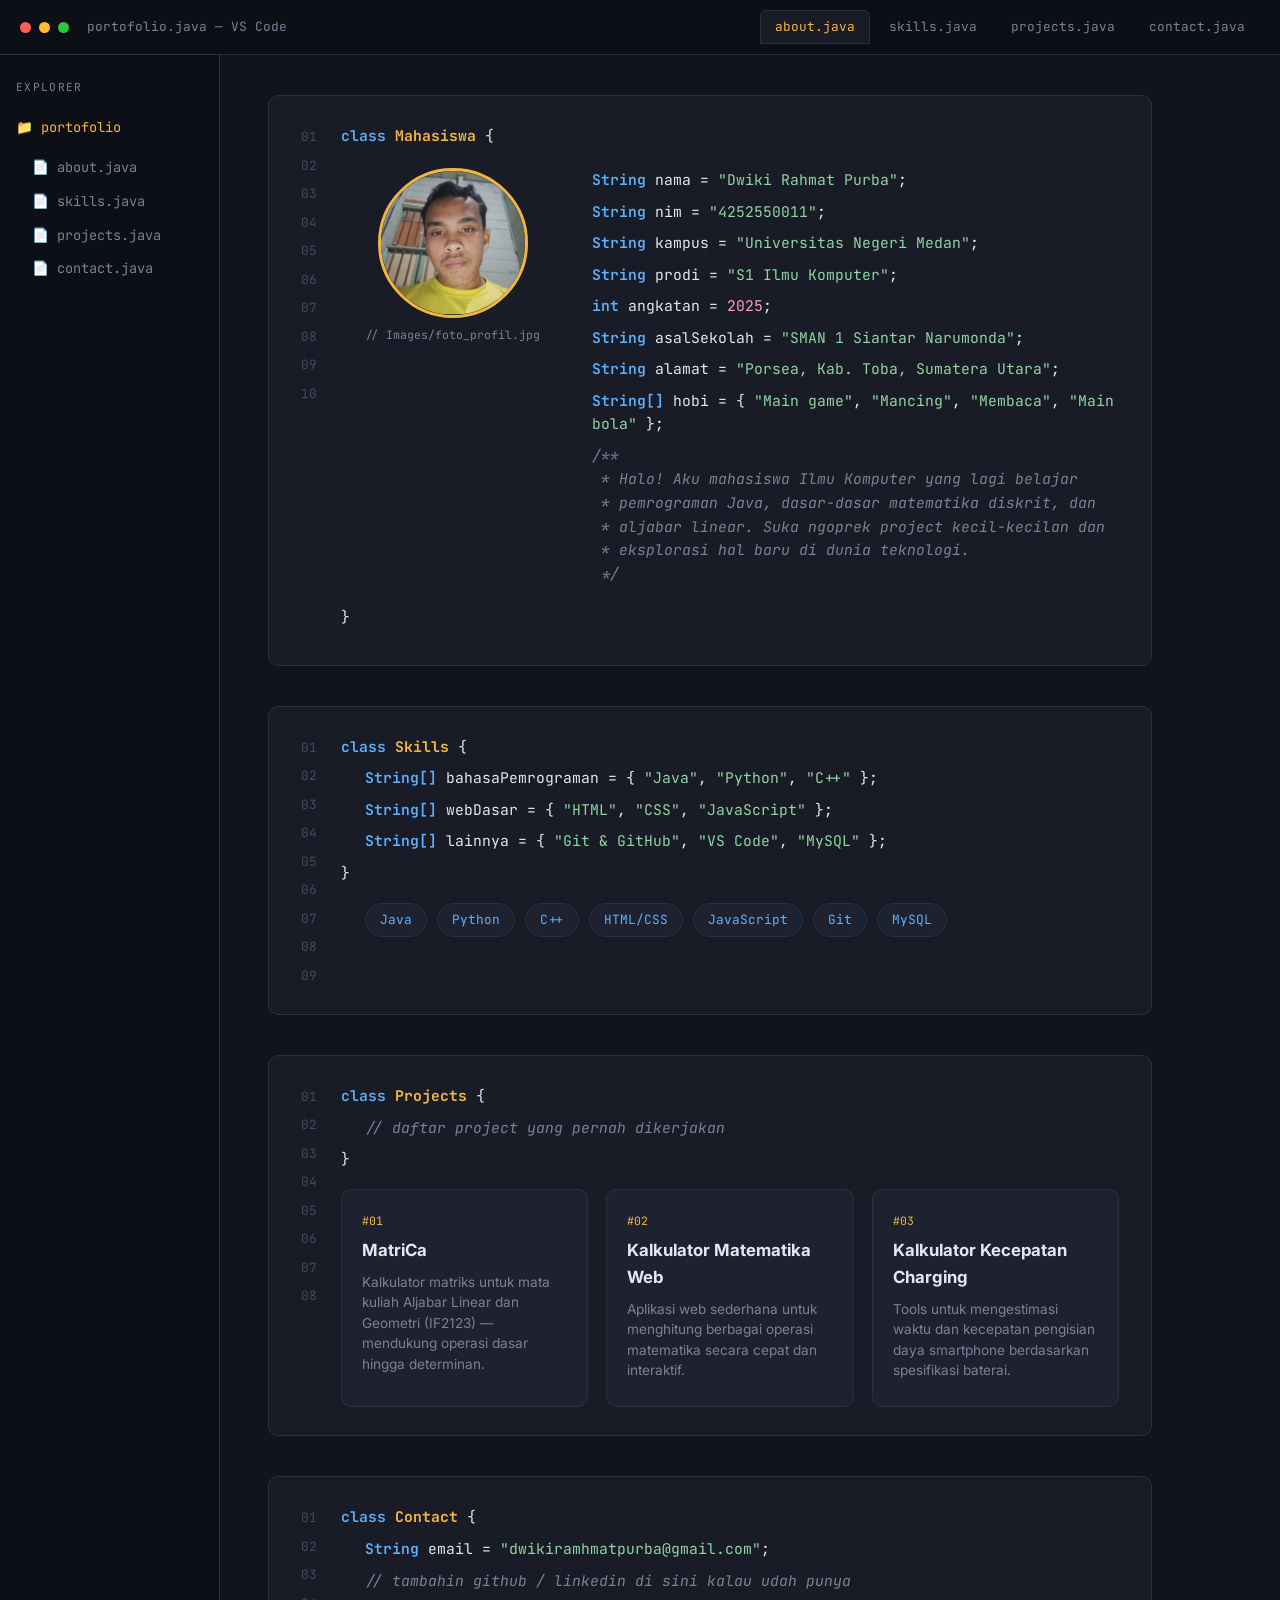
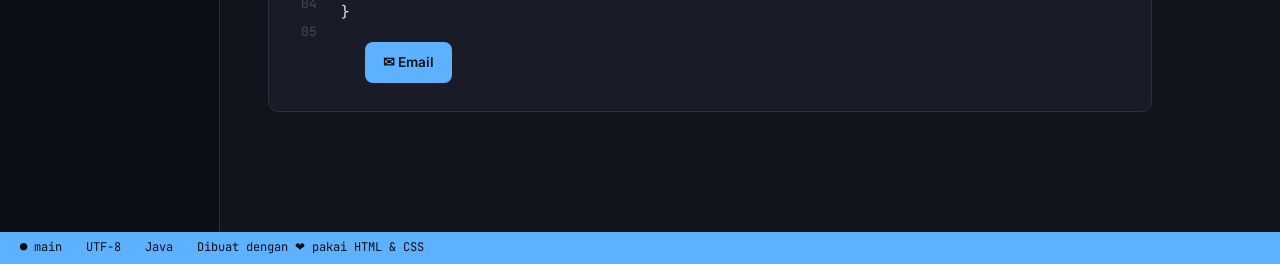
<file: index.html>
<!DOCTYPE html>
<html lang="id">
<head>
<meta charset="UTF-8">
<meta name="viewport" content="width=device-width, initial-scale=1.0">
<title>Portofolio — Dwiki Rahmat Purba</title>
<link rel="preconnect" href="https://fonts.googleapis.com">
<link href="https://fonts.googleapis.com/css2?family=JetBrains+Mono:wght@400;500;700;800&family=Inter:wght@400;500;600;700&display=swap" rel="stylesheet">
<link rel="stylesheet" href="style.css">
</head>
<body>

<h1 class="sr-only">Portofolio Dwiki Rahmat Purba — Mahasiswa Ilmu Komputer</h1>

<!-- ================= NAVBAR ================= -->
<header class="titlebar">
  <div class="titlebar-left">
    <span class="dot red"></span>
    <span class="dot yellow"></span>
    <span class="dot green"></span>
    <span class="titlebar-name">portofolio.java — VS Code</span>
  </div>
  <nav class="tabs">
    <a href="#about" class="tab active">about.java</a>
    <a href="#skills" class="tab">skills.java</a>
    <a href="#projects" class="tab">projects.java</a>
    <a href="#contact" class="tab">contact.java</a>
  </nav>
</header>

<div class="editor-shell">

  <!-- ================= SIDEBAR ================= -->
  <aside class="sidebar">
    <div class="sidebar-title">EXPLORER</div>
    <ul class="file-tree">
      <li class="folder">📁 portofolio</li>
      <li class="file"><a href="#about">📄 about.java</a></li>
      <li class="file"><a href="#skills">📄 skills.java</a></li>
      <li class="file"><a href="#projects">📄 projects.java</a></li>
      <li class="file"><a href="#contact">📄 contact.java</a></li>
    </ul>
  </aside>

  <!-- ================= MAIN CODE PANEL ================= -->
  <main class="code-panel">

    <!-- ===== ABOUT ===== -->
    <section id="about" class="block">
      <div class="gutter">
        <span>01</span><span>02</span><span>03</span><span>04</span><span>05</span>
        <span>06</span><span>07</span><span>08</span><span>09</span><span>10</span>
      </div>
      <div class="code">
        <h2 class="code-heading"><span class="kw">class</span> <span class="cls">Mahasiswa</span> {</h2>

        <div class="about-flex">
          <div class="avatar-wrap">
            <div class="avatar">
              <img id="fotoProfil" src="Images/foto_profil.jpg" alt="Foto Profil"
                   onerror="this.style.display='none'; this.nextElementSibling.style.display='flex';">
              <div class="avatar-placeholder">
                <span>📷</span>
                <small>Ganti file<br><b>Images/foto_profil.jpg</b><br>dengan fotomu</small>
              </div>
            </div>
            <span class="avatar-caption">// Images/foto_profil.jpg</span>
          </div>

          <div class="about-text">
            <p class="indent"><span class="kw">String</span> nama = <span class="str">"Dwiki Rahmat Purba"</span>;</p>
            <p class="indent"><span class="kw">String</span> nim = <span class="str">"4252550011"</span>;</p>
            <p class="indent"><span class="kw">String</span> kampus = <span class="str">"Universitas Negeri Medan"</span>;</p>
            <p class="indent"><span class="kw">String</span> prodi = <span class="str">"S1 Ilmu Komputer"</span>;</p>
            <p class="indent"><span class="kw">int</span> angkatan = <span class="num">2025</span>;</p>
            <p class="indent"><span class="kw">String</span> asalSekolah = <span class="str">"SMAN 1 Siantar Narumonda"</span>;</p>
            <p class="indent"><span class="kw">String</span> alamat = <span class="str">"Porsea, Kab. Toba, Sumatera Utara"</span>;</p>
            <p class="indent"><span class="kw">String[]</span> hobi = {
              <span class="str">"Main game"</span>, <span class="str">"Mancing"</span>, <span class="str">"Membaca"</span>, <span class="str">"Main bola"</span>
            };</p>

            <p class="comment indent">/**<br>
            &nbsp;* Halo! Aku mahasiswa Ilmu Komputer yang lagi belajar<br>
            &nbsp;* pemrograman Java, dasar-dasar matematika diskrit, dan<br>
            &nbsp;* aljabar linear. Suka ngoprek project kecil-kecilan dan<br>
            &nbsp;* eksplorasi hal baru di dunia teknologi.<br>
            &nbsp;*/</p>
          </div>
        </div>

        <p>}</p>
      </div>
    </section>

    <!-- ===== SKILLS ===== -->
    <section id="skills" class="block">
      <div class="gutter">
        <span>01</span><span>02</span><span>03</span><span>04</span><span>05</span>
        <span>06</span><span>07</span><span>08</span><span>09</span>
      </div>
      <div class="code">
        <h2 class="code-heading"><span class="kw">class</span> <span class="cls">Skills</span> {</h2>
        <p class="indent"><span class="kw">String[]</span> bahasaPemrograman = {
          <span class="str">"Java"</span>, <span class="str">"Python"</span>, <span class="str">"C++"</span>
        };</p>
        <p class="indent"><span class="kw">String[]</span> webDasar = {
          <span class="str">"HTML"</span>, <span class="str">"CSS"</span>, <span class="str">"JavaScript"</span>
        };</p>
        <p class="indent"><span class="kw">String[]</span> lainnya = {
          <span class="str">"Git & GitHub"</span>, <span class="str">"VS Code"</span>, <span class="str">"MySQL"</span>
        };</p>
        <p>}</p>

        <div class="skill-tags">
          <span class="tag">Java</span>
          <span class="tag">Python</span>
          <span class="tag">C++</span>
          <span class="tag">HTML/CSS</span>
          <span class="tag">JavaScript</span>
          <span class="tag">Git</span>
          <span class="tag">MySQL</span>
        </div>
      </div>
    </section>

    <!-- ===== PROJECTS ===== -->
    <section id="projects" class="block">
      <div class="gutter">
        <span>01</span><span>02</span><span>03</span><span>04</span><span>05</span>
        <span>06</span><span>07</span><span>08</span>
      </div>
      <div class="code">
        <h2 class="code-heading"><span class="kw">class</span> <span class="cls">Projects</span> {</h2>
        <p class="comment indent">// daftar project yang pernah dikerjakan</p>
        <p>}</p>

        <div class="project-grid">
          <div class="project-card">
            <span class="project-tag">#01</span>
            <h3>MatriCa</h3>
            <p>Kalkulator matriks untuk mata kuliah Aljabar Linear dan Geometri (IF2123) — mendukung operasi dasar hingga determinan.</p>
          </div>
          <div class="project-card">
            <span class="project-tag">#02</span>
            <h3>Kalkulator Matematika Web</h3>
            <p>Aplikasi web sederhana untuk menghitung berbagai operasi matematika secara cepat dan interaktif.</p>
          </div>
          <div class="project-card">
            <span class="project-tag">#03</span>
            <h3>Kalkulator Kecepatan Charging</h3>
            <p>Tools untuk mengestimasi waktu dan kecepatan pengisian daya smartphone berdasarkan spesifikasi baterai.</p>
          </div>
        </div>
      </div>
    </section>

    <!-- ===== CONTACT ===== -->
    <section id="contact" class="block">
      <div class="gutter">
        <span>01</span><span>02</span><span>03</span><span>04</span><span>05</span>
      </div>
      <div class="code">
        <h2 class="code-heading"><span class="kw">class</span> <span class="cls">Contact</span> {</h2>
        <p class="indent"><span class="kw">String</span> email = <span class="str">"dwikiramhmatpurba@gmail.com"</span>;</p>
        <p class="comment indent">// tambahin github / linkedin di sini kalau udah punya</p>
        <p>}</p>

        <div class="contact-links">
          <a href="mailto:dwikiramhmatpurba@gmail.com" class="contact-btn">✉ Email</a>
        </div>
      </div>
    </section>

  </main>
</div>

<footer class="statusbar">
  <span>● main</span>
  <span>UTF-8</span>
  <span>Java</span>
  <span>Dibuat dengan ❤ pakai HTML &amp; CSS</span>
</footer>

</body>
</html>
</file>
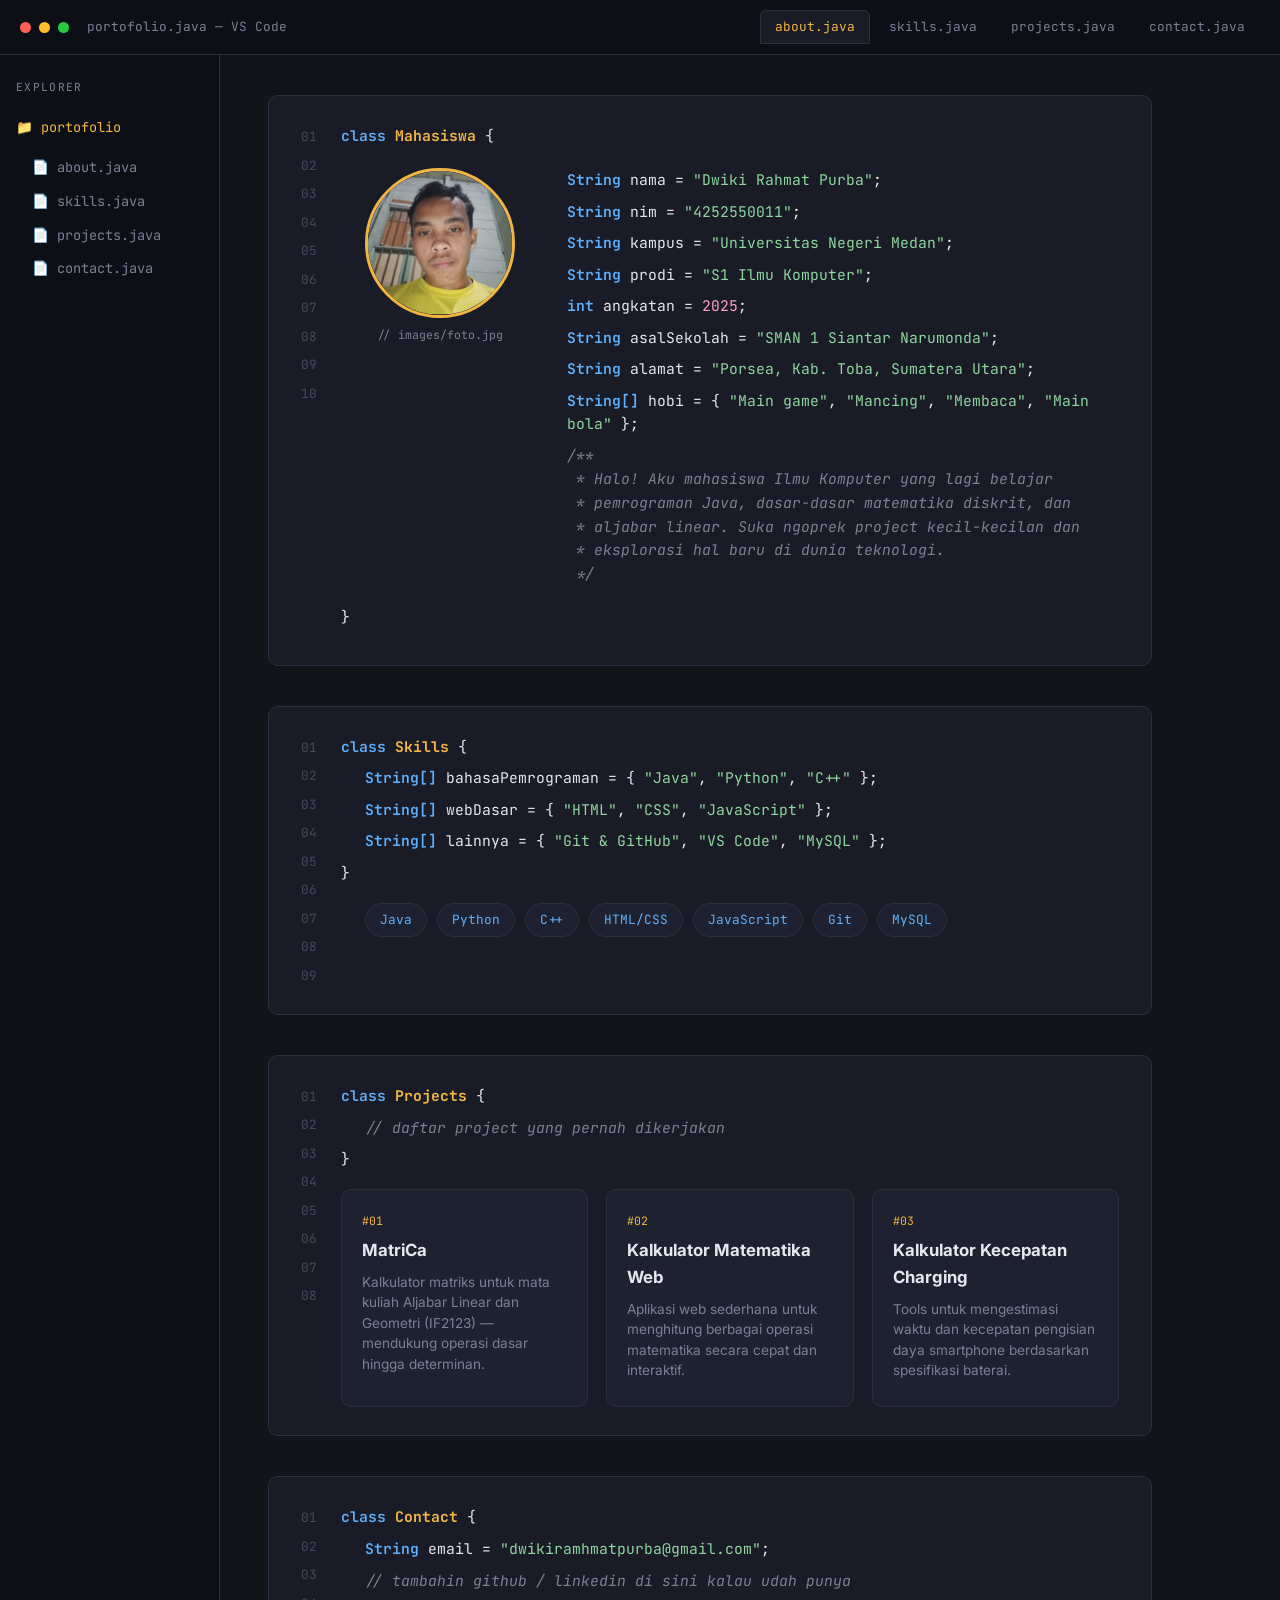
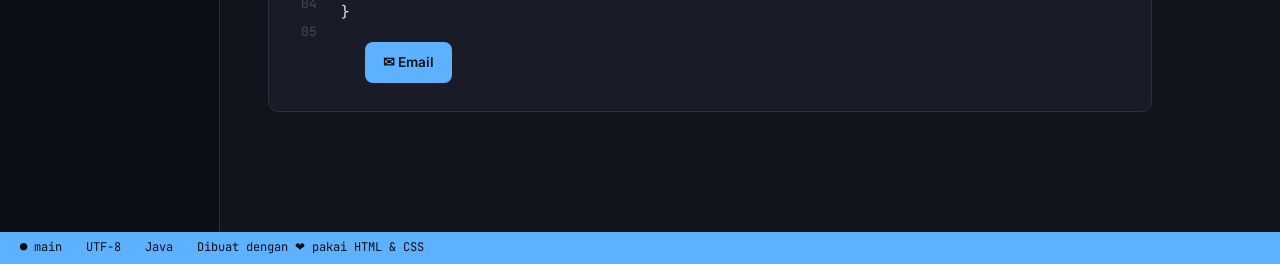
<file: index (3).html>
<!DOCTYPE html>
<html lang="id">
<head>
<meta charset="UTF-8">
<meta name="viewport" content="width=device-width, initial-scale=1.0">
<title>Portofolio — Dwiki Rahmat Purba</title>
<link rel="preconnect" href="https://fonts.googleapis.com">
<link href="https://fonts.googleapis.com/css2?family=JetBrains+Mono:wght@400;500;700;800&family=Inter:wght@400;500;600;700&display=swap" rel="stylesheet">
<link rel="stylesheet" href="style.css">
</head>
<body>

<h1 class="sr-only">Portofolio Dwiki Rahmat Purba — Mahasiswa Ilmu Komputer</h1>

<!-- ================= NAVBAR ================= -->
<header class="titlebar">
  <div class="titlebar-left">
    <span class="dot red"></span>
    <span class="dot yellow"></span>
    <span class="dot green"></span>
    <span class="titlebar-name">portofolio.java — VS Code</span>
  </div>
  <nav class="tabs">
    <a href="#about" class="tab active">about.java</a>
    <a href="#skills" class="tab">skills.java</a>
    <a href="#projects" class="tab">projects.java</a>
    <a href="#contact" class="tab">contact.java</a>
  </nav>
</header>

<div class="editor-shell">

  <!-- ================= SIDEBAR ================= -->
  <aside class="sidebar">
    <div class="sidebar-title">EXPLORER</div>
    <ul class="file-tree">
      <li class="folder">📁 portofolio</li>
      <li class="file"><a href="#about">📄 about.java</a></li>
      <li class="file"><a href="#skills">📄 skills.java</a></li>
      <li class="file"><a href="#projects">📄 projects.java</a></li>
      <li class="file"><a href="#contact">📄 contact.java</a></li>
    </ul>
  </aside>

  <!-- ================= MAIN CODE PANEL ================= -->
  <main class="code-panel">

    <!-- ===== ABOUT ===== -->
    <section id="about" class="block">
      <div class="gutter">
        <span>01</span><span>02</span><span>03</span><span>04</span><span>05</span>
        <span>06</span><span>07</span><span>08</span><span>09</span><span>10</span>
      </div>
      <div class="code">
        <h2 class="code-heading"><span class="kw">class</span> <span class="cls">Mahasiswa</span> {</h2>

        <div class="about-flex">
          <div class="avatar-wrap">
            <div class="avatar">
              <img id="fotoProfil" src="[data-uri]" alt="Foto Profil"
                   onerror="this.style.display='none'; this.nextElementSibling.style.display='flex';">
              <div class="avatar-placeholder">
                <span>📷</span>
                <small>Ganti file<br><b>images/foto profil.jpg</b><br>dengan fotomu</small>
              </div>
            </div>
            <span class="avatar-caption">// images/foto.jpg</span>
          </div>

          <div class="about-text">
            <p class="indent"><span class="kw">String</span> nama = <span class="str">"Dwiki Rahmat Purba"</span>;</p>
            <p class="indent"><span class="kw">String</span> nim = <span class="str">"4252550011"</span>;</p>
            <p class="indent"><span class="kw">String</span> kampus = <span class="str">"Universitas Negeri Medan"</span>;</p>
            <p class="indent"><span class="kw">String</span> prodi = <span class="str">"S1 Ilmu Komputer"</span>;</p>
            <p class="indent"><span class="kw">int</span> angkatan = <span class="num">2025</span>;</p>
            <p class="indent"><span class="kw">String</span> asalSekolah = <span class="str">"SMAN 1 Siantar Narumonda"</span>;</p>
            <p class="indent"><span class="kw">String</span> alamat = <span class="str">"Porsea, Kab. Toba, Sumatera Utara"</span>;</p>
            <p class="indent"><span class="kw">String[]</span> hobi = {
              <span class="str">"Main game"</span>, <span class="str">"Mancing"</span>, <span class="str">"Membaca"</span>, <span class="str">"Main bola"</span>
            };</p>

            <p class="comment indent">/**<br>
            &nbsp;* Halo! Aku mahasiswa Ilmu Komputer yang lagi belajar<br>
            &nbsp;* pemrograman Java, dasar-dasar matematika diskrit, dan<br>
            &nbsp;* aljabar linear. Suka ngoprek project kecil-kecilan dan<br>
            &nbsp;* eksplorasi hal baru di dunia teknologi.<br>
            &nbsp;*/</p>
          </div>
        </div>

        <p>}</p>
      </div>
    </section>

    <!-- ===== SKILLS ===== -->
    <section id="skills" class="block">
      <div class="gutter">
        <span>01</span><span>02</span><span>03</span><span>04</span><span>05</span>
        <span>06</span><span>07</span><span>08</span><span>09</span>
      </div>
      <div class="code">
        <h2 class="code-heading"><span class="kw">class</span> <span class="cls">Skills</span> {</h2>
        <p class="indent"><span class="kw">String[]</span> bahasaPemrograman = {
          <span class="str">"Java"</span>, <span class="str">"Python"</span>, <span class="str">"C++"</span>
        };</p>
        <p class="indent"><span class="kw">String[]</span> webDasar = {
          <span class="str">"HTML"</span>, <span class="str">"CSS"</span>, <span class="str">"JavaScript"</span>
        };</p>
        <p class="indent"><span class="kw">String[]</span> lainnya = {
          <span class="str">"Git & GitHub"</span>, <span class="str">"VS Code"</span>, <span class="str">"MySQL"</span>
        };</p>
        <p>}</p>

        <div class="skill-tags">
          <span class="tag">Java</span>
          <span class="tag">Python</span>
          <span class="tag">C++</span>
          <span class="tag">HTML/CSS</span>
          <span class="tag">JavaScript</span>
          <span class="tag">Git</span>
          <span class="tag">MySQL</span>
        </div>
      </div>
    </section>

    <!-- ===== PROJECTS ===== -->
    <section id="projects" class="block">
      <div class="gutter">
        <span>01</span><span>02</span><span>03</span><span>04</span><span>05</span>
        <span>06</span><span>07</span><span>08</span>
      </div>
      <div class="code">
        <h2 class="code-heading"><span class="kw">class</span> <span class="cls">Projects</span> {</h2>
        <p class="comment indent">// daftar project yang pernah dikerjakan</p>
        <p>}</p>

        <div class="project-grid">
          <div class="project-card">
            <span class="project-tag">#01</span>
            <h3>MatriCa</h3>
            <p>Kalkulator matriks untuk mata kuliah Aljabar Linear dan Geometri (IF2123) — mendukung operasi dasar hingga determinan.</p>
          </div>
          <div class="project-card">
            <span class="project-tag">#02</span>
            <h3>Kalkulator Matematika Web</h3>
            <p>Aplikasi web sederhana untuk menghitung berbagai operasi matematika secara cepat dan interaktif.</p>
          </div>
          <div class="project-card">
            <span class="project-tag">#03</span>
            <h3>Kalkulator Kecepatan Charging</h3>
            <p>Tools untuk mengestimasi waktu dan kecepatan pengisian daya smartphone berdasarkan spesifikasi baterai.</p>
          </div>
        </div>
      </div>
    </section>

    <!-- ===== CONTACT ===== -->
    <section id="contact" class="block">
      <div class="gutter">
        <span>01</span><span>02</span><span>03</span><span>04</span><span>05</span>
      </div>
      <div class="code">
        <h2 class="code-heading"><span class="kw">class</span> <span class="cls">Contact</span> {</h2>
        <p class="indent"><span class="kw">String</span> email = <span class="str">"dwikiramhmatpurba@gmail.com"</span>;</p>
        <p class="comment indent">// tambahin github / linkedin di sini kalau udah punya</p>
        <p>}</p>

        <div class="contact-links">
          <a href="mailto:dwikiramhmatpurba@gmail.com" class="contact-btn">✉ Email</a>
        </div>
      </div>
    </section>

  </main>
</div>

<footer class="statusbar">
  <span>● main</span>
  <span>UTF-8</span>
  <span>Java</span>
  <span>Dibuat dengan ❤ pakai HTML &amp; CSS</span>
</footer>

</body>
</html>
</file>
<file: style.css>
/* ============================================================
   PORTOFOLIO — TEMA "CODE EDITOR"
   Semua warna, font, dan ukuran ada di sini.
   Ubah nilai di bawah untuk kustomisasi tampilan.
   ============================================================ */

:root {
  /* --- Palet warna --- */
  --bg-editor:      #12141c;   /* latar utama, biru gelap keunguan */
  --bg-panel:       #191c26;   /* panel kode */
  --bg-sidebar:     #0d0f16;   /* sidebar kiri */
  --bg-card:        #1e2230;   /* kartu project / tag */
  --border-col:     #2b3040;

  --text-main:      #e7e6f0;   /* teks utama */
  --text-dim:       #7b8096;   /* teks redup / komentar */
  --text-gutter:    #444a5e;   /* nomor baris */

  --accent-blue:    #5eb1ff;   /* keyword */
  --accent-amber:   #f2b544;   /* class name / highlight */
  --accent-green:   #8fd6a0;   /* string */
  --accent-pink:    #ff9ecb;   /* angka */

  /* --- Tipografi --- */
  --font-mono: 'JetBrains Mono', monospace;
  --font-sans: 'Inter', sans-serif;

  /* --- Radius & efek --- */
  --radius: 10px;
}

* { box-sizing: border-box; margin: 0; padding: 0; }

.sr-only {
  position: absolute;
  width: 1px;
  height: 1px;
  padding: 0;
  margin: -1px;
  overflow: hidden;
  clip: rect(0, 0, 0, 0);
  white-space: nowrap;
  border: 0;
}

.code-heading {
  font-family: var(--font-mono);
  font-size: 0.92rem;
  font-weight: 400;
  margin-bottom: 8px;
}

body {
  background: var(--bg-editor);
  color: var(--text-main);
  font-family: var(--font-sans);
  line-height: 1.6;
}

a { color: inherit; text-decoration: none; }

/* ================= TITLEBAR ================= */
.titlebar {
  display: flex;
  align-items: center;
  justify-content: space-between;
  flex-wrap: wrap;
  background: var(--bg-sidebar);
  border-bottom: 1px solid var(--border-col);
  padding: 10px 20px;
  position: sticky;
  top: 0;
  z-index: 20;
}

.titlebar-left {
  display: flex;
  align-items: center;
  gap: 8px;
}

.dot { width: 11px; height: 11px; border-radius: 50%; display: inline-block; }
.dot.red    { background: #ff5f57; }
.dot.yellow { background: #febc2e; }
.dot.green  { background: #28c840; }

.titlebar-name {
  margin-left: 10px;
  font-family: var(--font-mono);
  font-size: 0.8rem;
  color: var(--text-dim);
}

.tabs {
  display: flex;
  gap: 4px;
  flex-wrap: wrap;
}

.tab {
  font-family: var(--font-mono);
  font-size: 0.8rem;
  padding: 6px 14px;
  border-radius: 6px 6px 0 0;
  color: var(--text-dim);
  border: 1px solid transparent;
  transition: color 0.2s ease, background 0.2s ease;
}

.tab:hover { color: var(--text-main); }

.tab.active {
  color: var(--accent-amber);
  background: var(--bg-panel);
  border-color: var(--border-col);
}

/* ================= LAYOUT ================= */
.editor-shell {
  display: grid;
  grid-template-columns: 220px 1fr;
  min-height: calc(100vh - 96px);
}

/* ================= SIDEBAR ================= */
.sidebar {
  background: var(--bg-sidebar);
  border-right: 1px solid var(--border-col);
  padding: 24px 16px;
}

.sidebar-title {
  font-family: var(--font-mono);
  font-size: 0.7rem;
  letter-spacing: 0.12em;
  color: var(--text-dim);
  margin-bottom: 14px;
}

.file-tree { list-style: none; }

.file-tree li {
  font-family: var(--font-mono);
  font-size: 0.85rem;
  padding: 6px 0;
  color: var(--text-dim);
}

.file-tree .folder { color: var(--accent-amber); margin-bottom: 6px; }

.file-tree a {
  color: var(--text-dim);
  padding-left: 16px;
  display: block;
  border-radius: 4px;
  transition: color 0.2s ease, background 0.2s ease;
}

.file-tree a:hover {
  color: var(--accent-blue);
  background: var(--bg-panel);
}

/* ================= CODE PANEL ================= */
.code-panel {
  padding: 40px 48px 80px;
  max-width: 980px;
}

.block {
  display: flex;
  gap: 24px;
  background: var(--bg-panel);
  border: 1px solid var(--border-col);
  border-radius: var(--radius);
  padding: 28px 32px;
  margin-bottom: 40px;
  scroll-margin-top: 90px;
}

.gutter {
  display: flex;
  flex-direction: column;
  font-family: var(--font-mono);
  font-size: 0.8rem;
  color: var(--text-gutter);
  user-select: none;
  padding-top: 3px;
  gap: 8px;
}

.code {
  font-family: var(--font-mono);
  font-size: 0.92rem;
  flex: 1;
  min-width: 0;
}

.code p { margin-bottom: 8px; }
.code .indent { padding-left: 24px; }

.kw   { color: var(--accent-blue); font-weight: 600; }
.cls  { color: var(--accent-amber); font-weight: 700; }
.str  { color: var(--accent-green); }
.num  { color: var(--accent-pink); }
.comment { color: var(--text-dim); font-style: italic; }

/* ===== About section specifics ===== */
.about-flex {
  display: flex;
  gap: 28px;
  align-items: flex-start;
  padding: 12px 0 12px 24px;
  flex-wrap: wrap;
}

.avatar-wrap {
  display: flex;
  flex-direction: column;
  align-items: center;
  gap: 8px;
  flex-shrink: 0;
}

.avatar {
  width: 150px;
  height: 150px;
  border-radius: 50%;
  overflow: hidden;
  border: 3px solid var(--accent-amber);
  background: var(--bg-card);
  position: relative;
}

.avatar img {
  width: 100%;
  height: 100%;
  object-fit: cover;
  display: block;
}

.avatar-placeholder {
  display: none; /* muncul otomatis kalau foto.jpg tidak ditemukan */
  width: 100%;
  height: 100%;
  flex-direction: column;
  align-items: center;
  justify-content: center;
  text-align: center;
  gap: 4px;
  color: var(--text-dim);
  font-family: var(--font-sans);
}

.avatar-placeholder span { font-size: 1.8rem; }
.avatar-placeholder small { font-size: 0.68rem; line-height: 1.3; }
.avatar-placeholder b { color: var(--accent-amber); }

.avatar-caption {
  font-family: var(--font-mono);
  font-size: 0.72rem;
  color: var(--text-dim);
}

.about-text { flex: 1; min-width: 240px; }

/* ===== Skills ===== */
.skill-tags {
  display: flex;
  flex-wrap: wrap;
  gap: 10px;
  margin-top: 18px;
  padding-left: 24px;
}

.tag {
  font-family: var(--font-mono);
  font-size: 0.8rem;
  background: var(--bg-card);
  border: 1px solid var(--border-col);
  color: var(--accent-blue);
  padding: 6px 14px;
  border-radius: 20px;
}

/* ===== Projects ===== */
.project-grid {
  display: grid;
  grid-template-columns: repeat(auto-fit, minmax(220px, 1fr));
  gap: 18px;
  margin-top: 18px;
}

.project-card {
  background: var(--bg-card);
  border: 1px solid var(--border-col);
  border-radius: var(--radius);
  padding: 18px 20px;
  transition: transform 0.2s ease, border-color 0.2s ease;
}

.project-card:hover {
  transform: translateY(-4px);
  border-color: var(--accent-blue);
}

.project-tag {
  font-family: var(--font-mono);
  font-size: 0.72rem;
  color: var(--accent-amber);
}

.project-card h3 {
  font-family: var(--font-sans);
  font-size: 1.05rem;
  margin: 6px 0 8px;
  color: var(--text-main);
}

.project-card p {
  font-family: var(--font-sans);
  font-size: 0.85rem;
  color: var(--text-dim);
  line-height: 1.5;
}

/* ===== Contact ===== */
.contact-links {
  display: flex;
  flex-wrap: wrap;
  gap: 12px;
  margin-top: 18px;
  padding-left: 24px;
}

.contact-btn {
  font-family: var(--font-sans);
  font-size: 0.85rem;
  font-weight: 600;
  background: var(--accent-blue);
  color: #0d0f16;
  padding: 10px 18px;
  border-radius: 8px;
  transition: opacity 0.2s ease, transform 0.2s ease;
}

.contact-btn:hover {
  opacity: 0.85;
  transform: translateY(-2px);
}

/* ================= STATUSBAR ================= */
.statusbar {
  background: var(--accent-blue);
  color: #0d0f16;
  font-family: var(--font-mono);
  font-size: 0.75rem;
  display: flex;
  gap: 24px;
  padding: 6px 20px;
  flex-wrap: wrap;
}

/* ================= RESPONSIVE ================= */
@media (max-width: 800px) {
  .editor-shell { grid-template-columns: 1fr; }
  .sidebar {
    display: flex;
    overflow-x: auto;
    padding: 12px 16px;
    gap: 16px;
  }
  .sidebar-title { display: none; }
  .file-tree { display: flex; gap: 12px; }
  .file-tree .folder { display: none; }
  .code-panel { padding: 24px 20px 60px; }
  .block { flex-direction: column; padding: 22px; }
  .gutter { flex-direction: row; gap: 14px; }
  .about-flex { padding-left: 0; }
}

@media (prefers-reduced-motion: reduce) {
  * { transition: none !important; }
}
</file>
